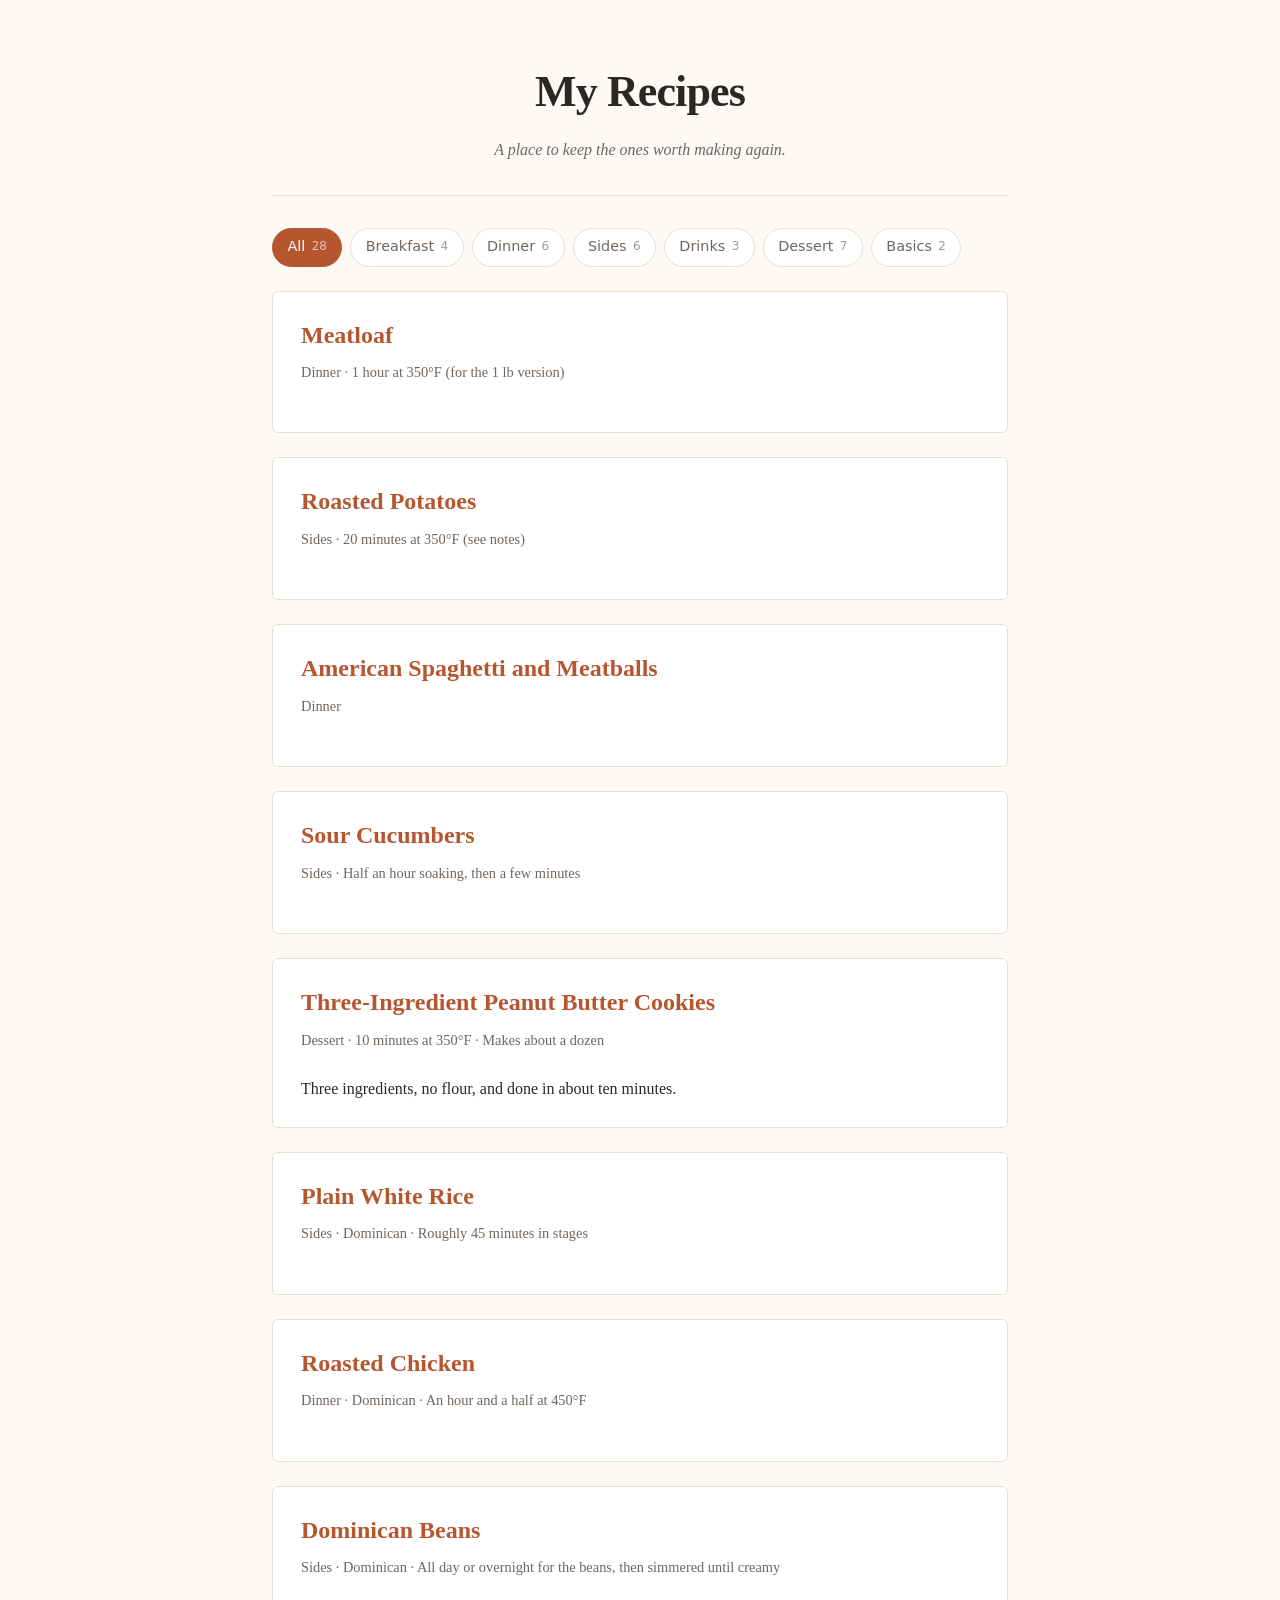
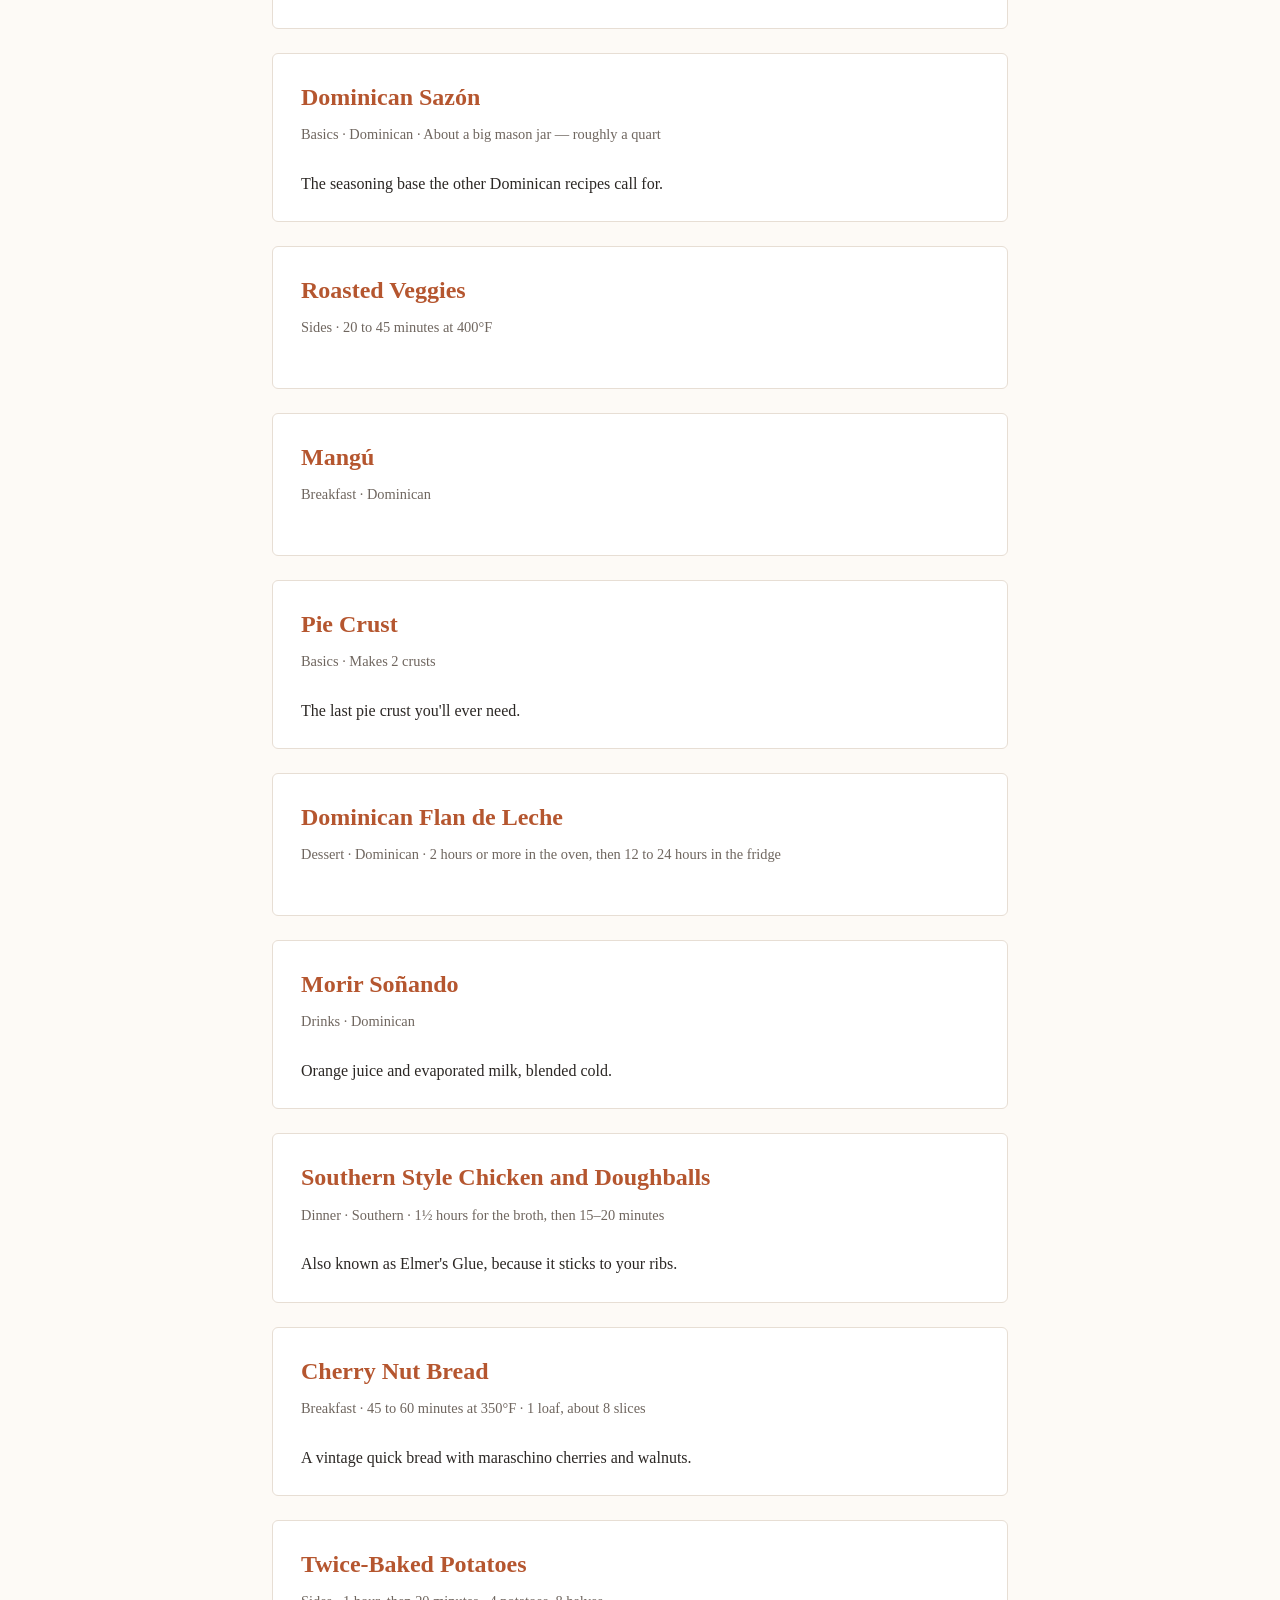
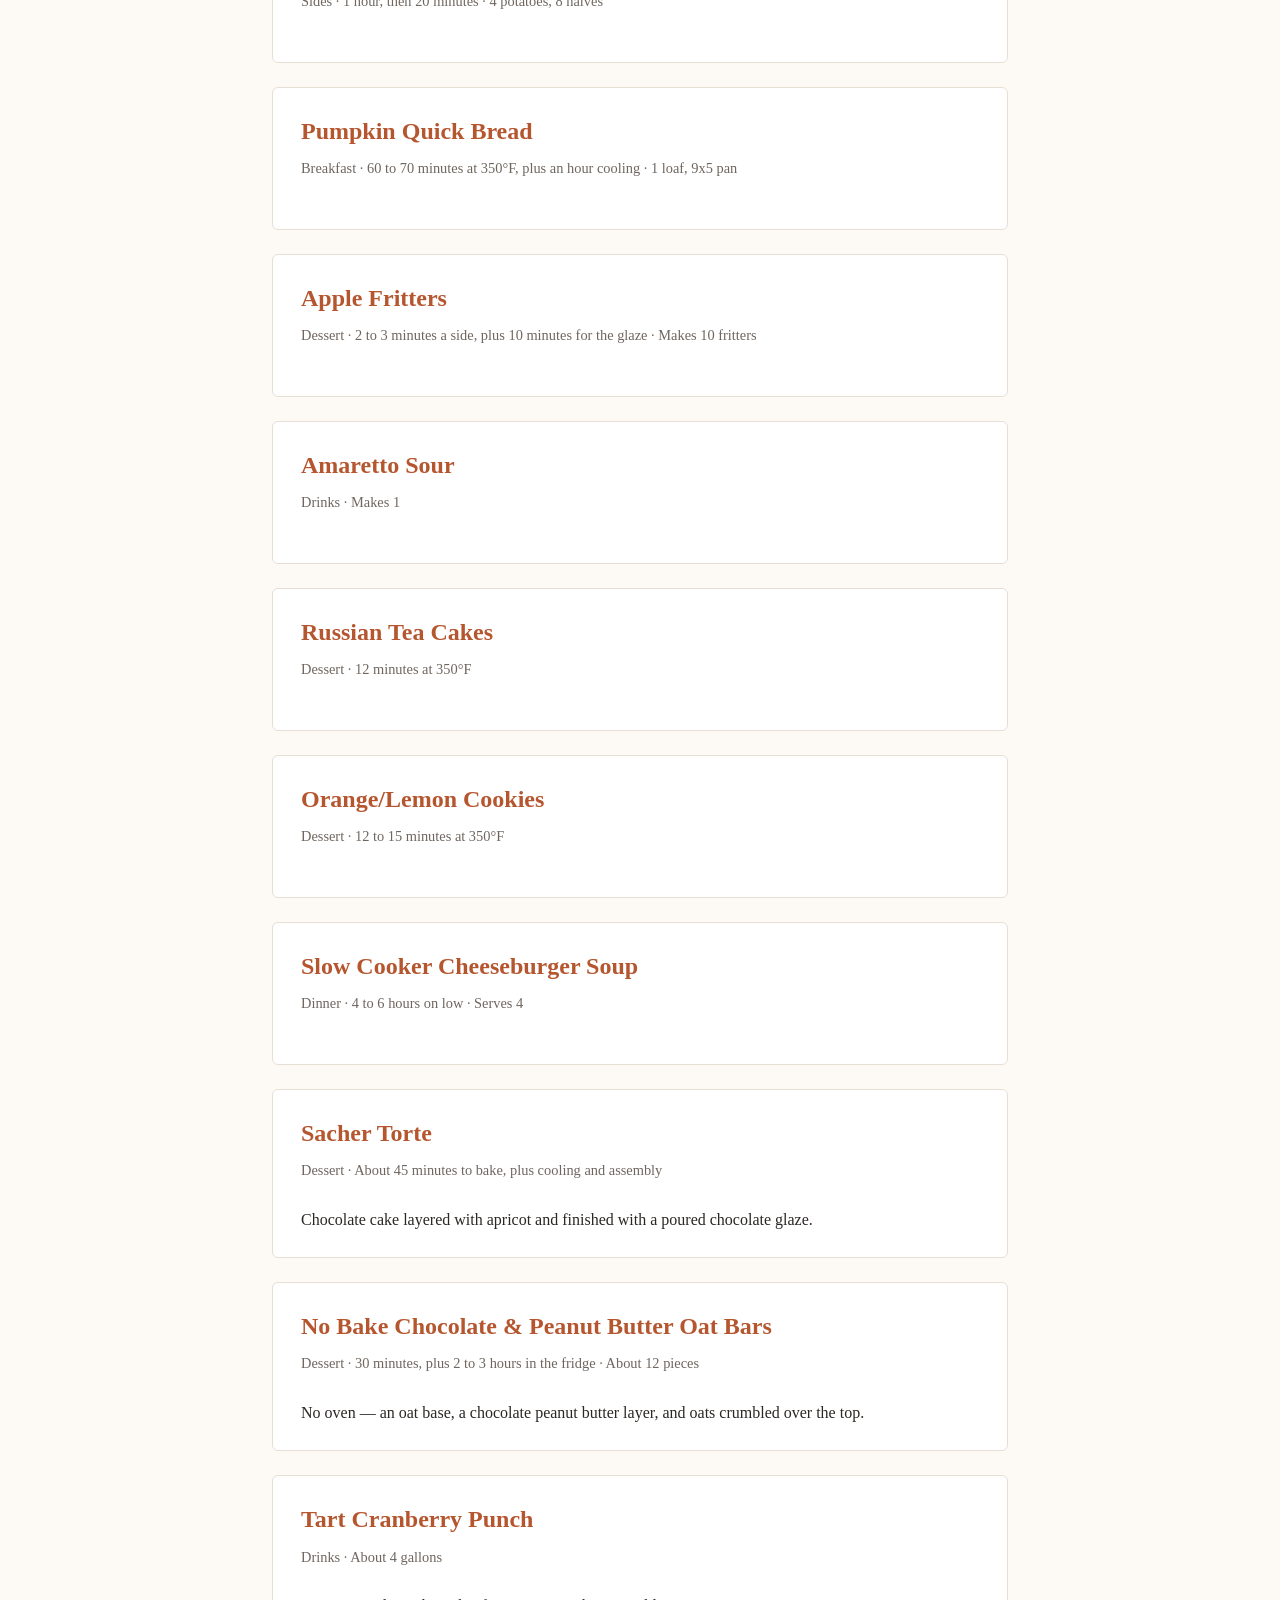
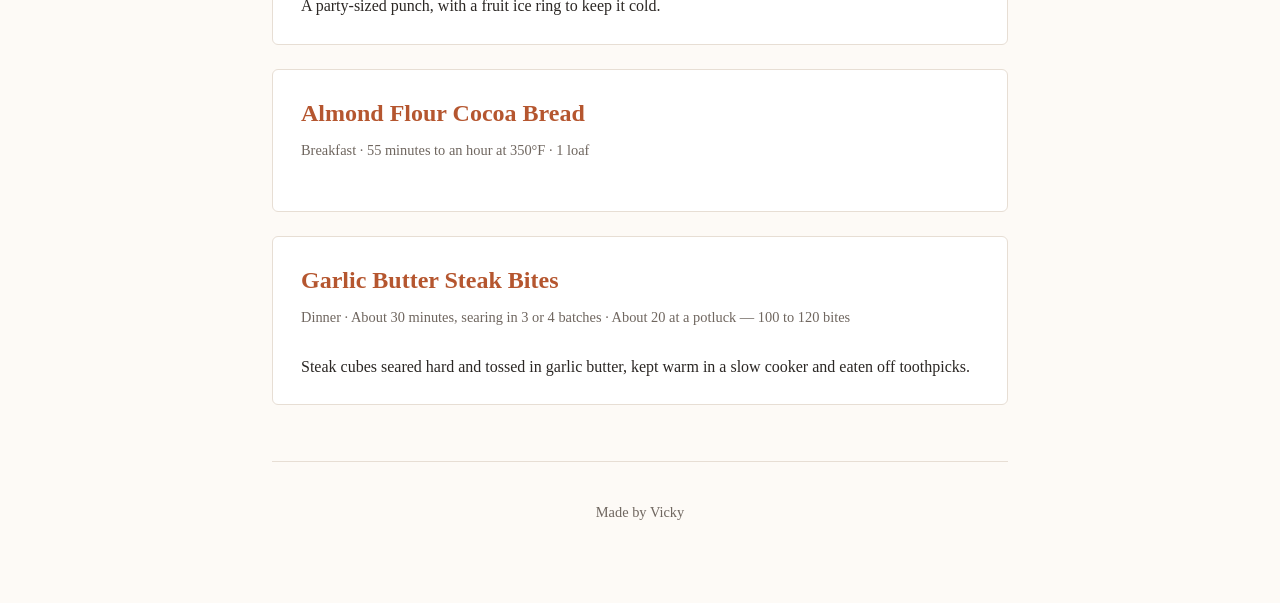
<file: index.html>
<!DOCTYPE html>
<html lang="en">
<head>
  <meta charset="UTF-8">
  <meta name="viewport" content="width=device-width, initial-scale=1.0">
  <title>My Recipes</title>
  <link rel="stylesheet" href="style.css">
</head>
<body>

  <header>
    <h1><a href="index.html">My Recipes</a></h1>
    <p class="tagline">A place to keep the ones worth making again.</p>
  </header>

  <main>
    <nav id="tabs"></nav>
    <div id="recipe-list"></div>
  </main>

  <footer>
    <p>Made by Vicky</p>
  </footer>

  <script src="app.js"></script>

</body>
</html>
</file>
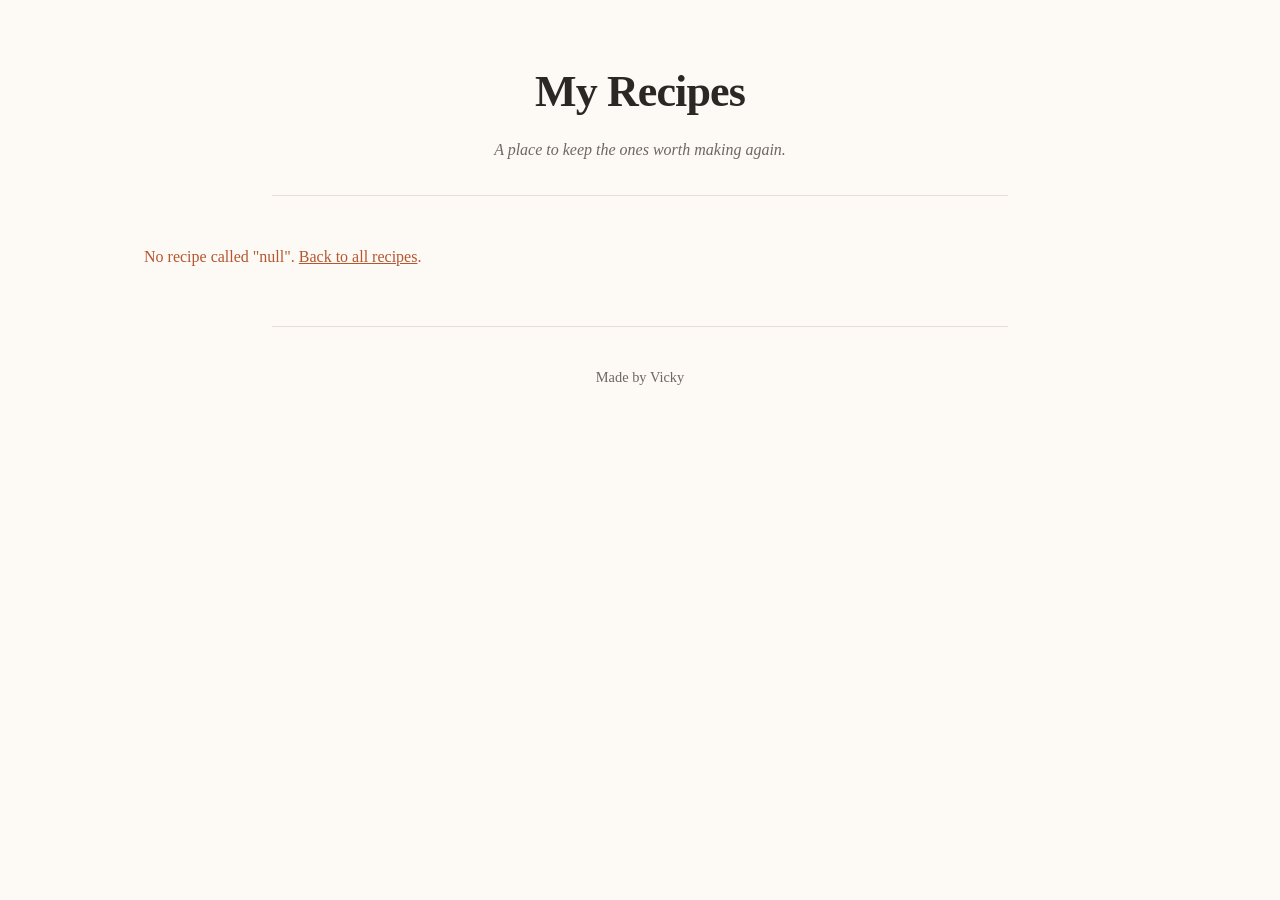
<file: recipe.html>
<!DOCTYPE html>
<html lang="en">
<head>
  <meta charset="UTF-8">
  <meta name="viewport" content="width=device-width, initial-scale=1.0">
  <title>Recipe</title>
  <link rel="stylesheet" href="style.css">
</head>
<body>

  <header>
    <h1><a href="index.html">My Recipes</a></h1>
    <p class="tagline">A place to keep the ones worth making again.</p>
  </header>

  <main class="recipe-page">
    <nav id="tabs"></nav>
    <div id="recipe"></div>
  </main>

  <footer>
    <p>Made by Vicky</p>
  </footer>

  <script src="app.js"></script>

</body>
</html>
</file>
<file: style.css>
/* ---------------------------------------------------------
   Variables: named values reused below. Change them in one
   place and the whole site follows.
   --------------------------------------------------------- */
:root {
  --ink: #2b2724;
  --ink-soft: #6f665f;
  --paper: #fdfaf6;
  --card: #ffffff;
  --line: #e7ded4;
  --accent: #b5562f;
}

/* The whole page */
body {
  background: var(--paper);
  color: var(--ink);
  font-family: Georgia, "Times New Roman", serif;
  line-height: 1.65;
  margin: 0;
  padding: 0 1.25rem 4rem;
}

/* ---------------------------------------------------------
   Header
   --------------------------------------------------------- */
header {
  max-width: 46rem;
  margin: 0 auto;
  padding: 3.5rem 0 2rem;
  text-align: center;
  border-bottom: 1px solid var(--line);
}

header h1 {
  font-size: 2.75rem;
  margin: 0;
  letter-spacing: -0.02em;
}

.tagline {
  color: var(--ink-soft);
  font-style: italic;
  margin: 0.5rem 0 0;
}

/* ---------------------------------------------------------
   Recipes
   --------------------------------------------------------- */
main {
  max-width: 46rem;
  margin: 0 auto;
}

.recipe {
  background: var(--card);
  border: 1px solid var(--line);
  border-radius: 6px;
  padding: 2rem 2.25rem;
  margin-top: 2.5rem;
}

.recipe h2 {
  color: var(--accent);
  font-size: 1.75rem;
  margin: 0;
}

.meta {
  color: var(--ink-soft);
  font-size: 0.9rem;
  margin: 0.35rem 0 1.5rem;
}

.recipe h3 {
  font-size: 0.8rem;
  text-transform: uppercase;
  letter-spacing: 0.12em;
  color: var(--ink-soft);
  border-bottom: 1px solid var(--line);
  padding-bottom: 0.4rem;
  margin: 1.75rem 0 0.75rem;
}

.recipe ul,
.recipe ol {
  padding-left: 1.35rem;
  margin: 0;
}

.recipe li {
  margin-bottom: 0.5rem;
}

/* ---------------------------------------------------------
   Footer
   --------------------------------------------------------- */
footer {
  max-width: 46rem;
  margin: 3.5rem auto 0;
  padding-top: 1.5rem;
  border-top: 1px solid var(--line);
  text-align: center;
  color: var(--ink-soft);
  font-size: 0.9rem;
}

/* ---------------------------------------------------------
   Recipe list cards
   --------------------------------------------------------- */
.card {
  display: block;
  background: var(--card);
  border: 1px solid var(--line);
  border-radius: 6px;
  padding: 1.5rem 1.75rem;
  margin-top: 1.5rem;
  text-decoration: none;
  color: inherit;
}

.card:hover {
  border-color: var(--accent);
}

.card h2 {
  color: var(--accent);
  font-size: 1.5rem;
  margin: 0;
}

.card .blurb {
  margin: 0;
}

/* ---------------------------------------------------------
   Links and states
   --------------------------------------------------------- */
header h1 a {
  color: inherit;
  text-decoration: none;
}

.back {
  margin: 2rem 0 0;
}

.back a,
.error a {
  color: var(--accent);
}

.error {
  color: var(--accent);
}

/* ---------------------------------------------------------
   Category tabs
   --------------------------------------------------------- */
#tabs {
  display: flex;
  flex-wrap: wrap;
  gap: 0.5rem;
  margin-top: 2rem;
}

.tab {
  display: inline-flex;
  align-items: center;
  gap: 0.4rem;
  padding: 0.4rem 0.9rem;
  border: 1px solid var(--line);
  border-radius: 999px;
  background: var(--card);
  color: var(--ink-soft);
  text-decoration: none;
  font-size: 0.9rem;
  font-family: system-ui, sans-serif;
}

.tab:hover {
  border-color: var(--accent);
  color: var(--ink);
}

.tab-active {
  background: var(--accent);
  border-color: var(--accent);
  color: #fff;
}

.tab-count {
  font-size: 0.75rem;
  opacity: 0.65;
}

.meta a {
  color: inherit;
}

/* ---------------------------------------------------------
   Provenance and notes
   --------------------------------------------------------- */
.from {
  font-style: italic;
  color: var(--ink-soft);
  margin: 0.4rem 0 0;
}

.notes {
  color: var(--ink-soft);
  font-size: 0.95rem;
}

.blurb {
  margin: 0.75rem 0 0;
}

/* ---------------------------------------------------------
   Named variations
   --------------------------------------------------------- */
.variations {
  margin: 0;
}

.variations dt {
  font-weight: bold;
  margin-top: 1rem;
}

.variations dd {
  margin: 0.25rem 0 0;
}

/* ---------------------------------------------------------
   Recipe pictures
   --------------------------------------------------------- */
.shots {
  display: grid;
  gap: 1.5rem;
}

.shots figure {
  margin: 0;
}

.shots img {
  display: block;
  /* Never stretch past the file's own size — an upscaled photo just looks
     soft. Small sources render small and sharp instead. */
  width: auto;
  max-width: 100%;
  height: auto;
  border-radius: 4px;
  border: 1px solid var(--line);
}

.shots figcaption {
  margin-top: 0.5rem;
  color: var(--ink-soft);
  font-size: 0.9rem;
  font-style: italic;
}

/* ---------------------------------------------------------
   Collapsible notes — styled to match the h3 headings so it
   reads as a section, not a widget.
   --------------------------------------------------------- */
.notes-box {
  margin-top: 1.75rem;
  border-top: 1px solid var(--line);
}

.notes-box summary {
  cursor: pointer;
  list-style: none;
  padding: 0.9rem 0;
  font-size: 0.85rem;
  text-transform: uppercase;
  letter-spacing: 0.12em;
  color: var(--ink-soft);
}

.notes-box summary::-webkit-details-marker {
  display: none;
}

/* One glyph, rotated — so it animates rather than swapping characters.
   Points down when closed ("more below"), up when open. */
.notes-box summary::after {
  content: "▼";
  display: inline-block;
  margin-left: 0.5rem;
  font-size: 0.85rem;
  color: var(--ink);
  transition: transform 0.18s ease, color 0.18s ease;
}

.notes-box summary:hover::after {
  color: var(--accent);
}

.notes-box[open] summary::after {
  transform: rotate(180deg);
}

.notes-box summary:hover {
  color: var(--accent);
}

.notes-box .notes {
  margin-top: 0.75rem;
}

/* ---------------------------------------------------------
   Notes not from the original recipe
   --------------------------------------------------------- */
.notes .added {
  color: var(--ink-soft);
}

.added-tag {
  display: inline-block;
  margin-left: 0.35rem;
  padding: 0.05rem 0.4rem;
  border: 1px solid var(--line);
  border-radius: 999px;
  background: var(--paper);
  font-family: system-ui, sans-serif;
  font-size: 0.68rem;
  font-style: normal;
  letter-spacing: 0.04em;
  text-transform: uppercase;
  color: var(--ink-soft);
  white-space: nowrap;
  vertical-align: 0.08em;
}

/* ---------------------------------------------------------
   Back button — a pill, matching the tabs, with the arrow
   sliding left on hover.
   --------------------------------------------------------- */
.back {
  margin: 2.5rem 0 0;
}

.back a {
  display: inline-flex;
  align-items: center;
  gap: 0.45rem;
  padding: 0.5rem 1.1rem;
  border: 1px solid var(--line);
  border-radius: 999px;
  background: var(--card);
  color: var(--ink-soft);
  text-decoration: none;
  font-family: system-ui, sans-serif;
  font-size: 0.9rem;
  transition: border-color 0.18s ease, color 0.18s ease, background 0.18s ease;
}

.back a:hover {
  border-color: var(--accent);
  color: var(--accent);
  background: var(--paper);
}

.back .arrow {
  display: inline-block;
  transition: transform 0.18s ease;
}

.back a:hover .arrow {
  transform: translateX(-3px);
}

/* =========================================================
   Recipe layout: one column on a phone, two on a wide screen
   ========================================================= */

.recipe-head h2 { margin-bottom: 0; }

/* --- Wide screens: ingredients pinned beside the method --- */
@media (min-width: 62rem) {
  main.recipe-page {
    max-width: 62rem;
  }

  .recipe-body {
    display: grid;
    grid-template-columns: 17rem 1fr;
    gap: 2.75rem;
    align-items: start;
  }

  .ingredients-col {
    position: sticky;
    top: 1.5rem;
  }

  /* The button and its sheet are pointless here — both panels are visible. */
  .ing-fab,
  .sheet-close,
  .sheet-backdrop {
    display: none !important;
  }
}

/* --- Narrow screens: floating button + slide-up sheet --- */
.ing-fab {
  position: fixed;
  right: 1rem;
  bottom: 1rem;
  z-index: 30;
  padding: 0.8rem 1.4rem;
  border: 1px solid var(--accent);
  border-radius: 999px;
  background: var(--accent);
  color: #fff;
  font-family: system-ui, sans-serif;
  font-size: 0.95rem;
  box-shadow: 0 3px 12px rgba(0, 0, 0, 0.22);
  cursor: pointer;
}

.sheet-backdrop {
  position: fixed;
  inset: 0;
  z-index: 40;
  background: rgba(0, 0, 0, 0.35);
}

.ingredients-col.as-sheet {
  position: fixed;
  z-index: 50;
  left: 0;
  right: 0;
  bottom: 0;
  max-height: 72vh;
  overflow-y: auto;
  margin: 0;
  padding: 1.25rem 1.5rem 1.5rem;
  background: var(--card);
  border-top: 1px solid var(--line);
  border-radius: 14px 14px 0 0;
  box-shadow: 0 -6px 24px rgba(0, 0, 0, 0.18);
}

.ingredients-col.as-sheet h3 {
  margin-top: 0;
}

body.sheet-open {
  overflow: hidden;
}

/* Hidden until the sheet is open; the wide-screen rule hides it for good. */
.sheet-close {
  display: none;
  width: 100%;
  margin-top: 1.25rem;
  padding: 0.7rem;
  border: 1px solid var(--line);
  border-radius: 999px;
  background: var(--paper);
  color: var(--ink-soft);
  font-family: system-ui, sans-serif;
  font-size: 0.9rem;
  cursor: pointer;
}

.ingredients-col.as-sheet .sheet-close {
  display: block;
}

/* Room at the bottom so the floating button never covers the back link. */
@media (max-width: 61.99rem) {
  body {
    padding-bottom: 7rem;
  }
}

/* Sub-headings inside a grouped ingredient list */
.ingredients-col h4 {
  margin: 1.4rem 0 0.5rem;
  font-size: 0.9rem;
  font-weight: normal;
  font-style: italic;
  color: var(--ink-soft);
}

.ingredients-col h4:first-of-type {
  margin-top: 1rem;
}

.ingredients-col ul + h4 {
  margin-top: 1.25rem;
}

/* Shown when the method didn't come from the source — a reconstruction. */
.method-note {
  margin: 0 0 1rem;
  padding: 0.6rem 0.85rem;
  border-left: 3px solid var(--accent);
  background: var(--paper);
  color: var(--ink-soft);
  font-size: 0.9rem;
  font-style: italic;
}
</file>
